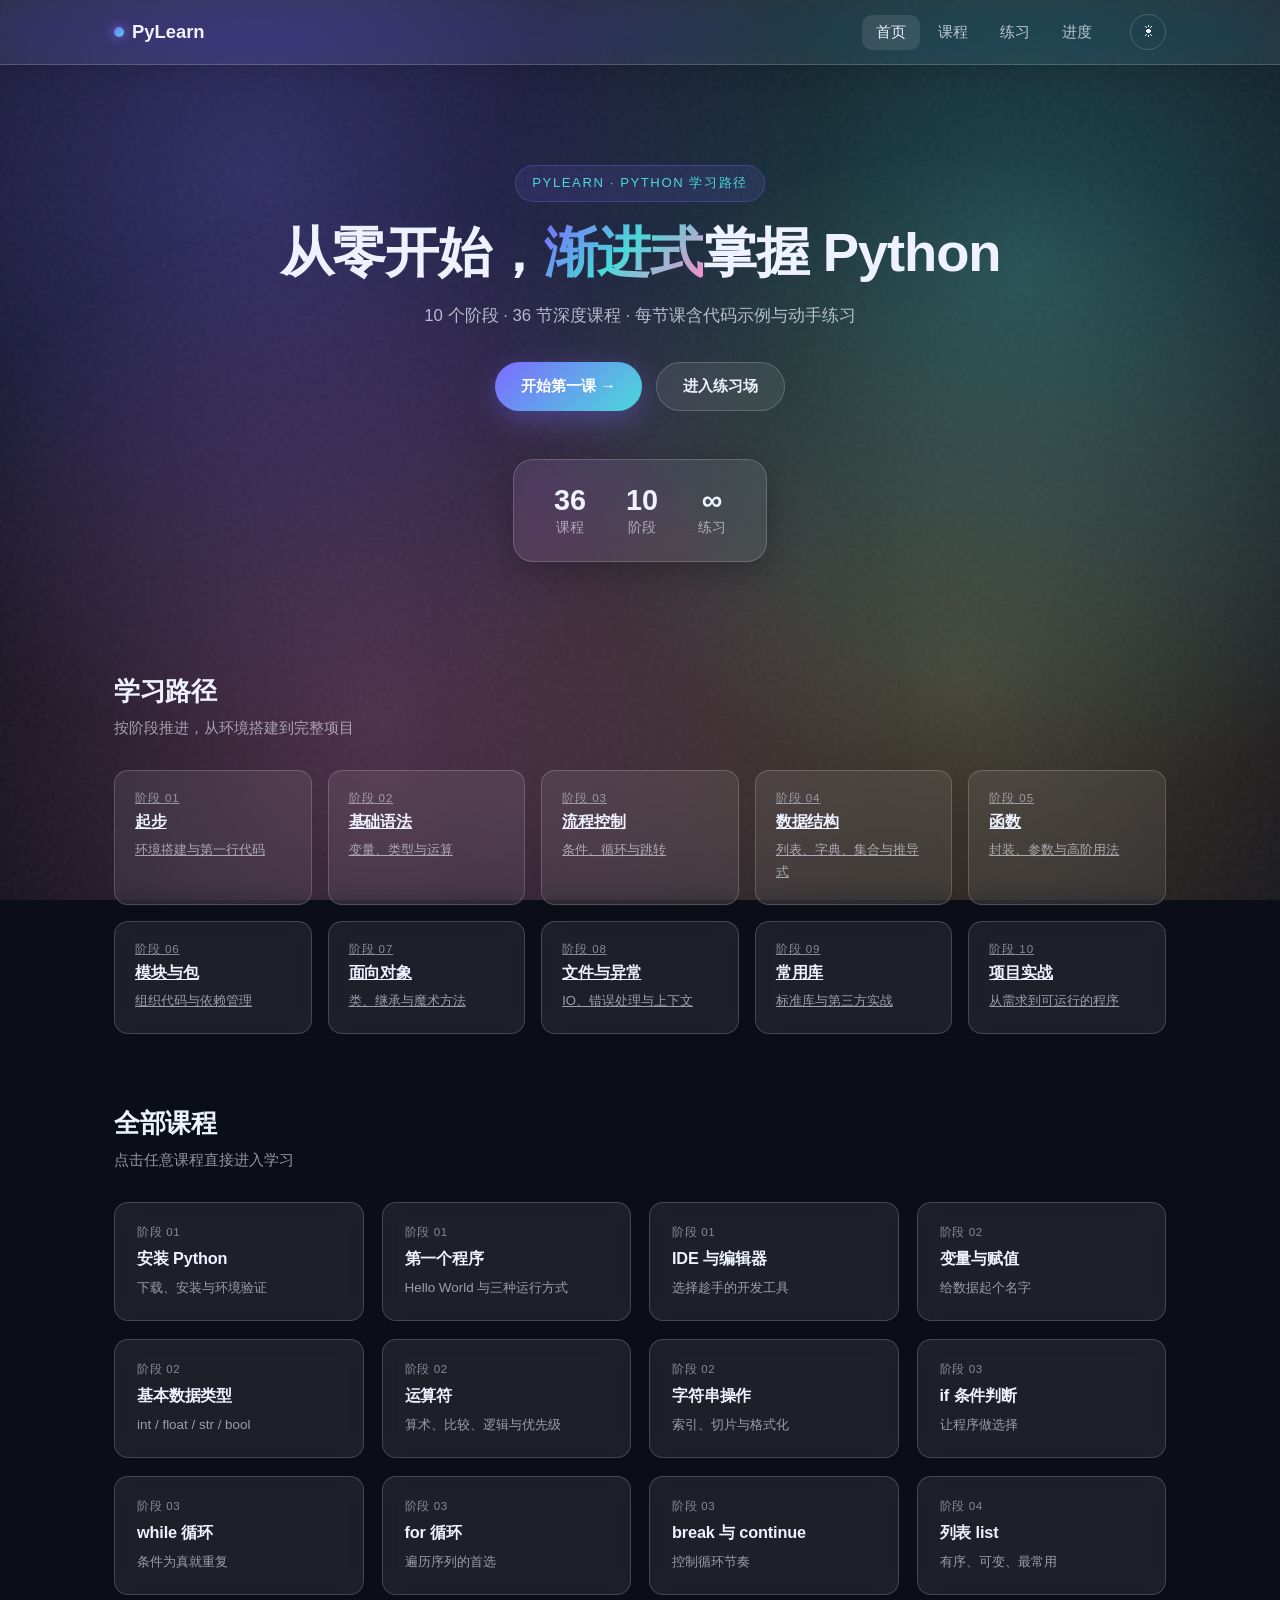
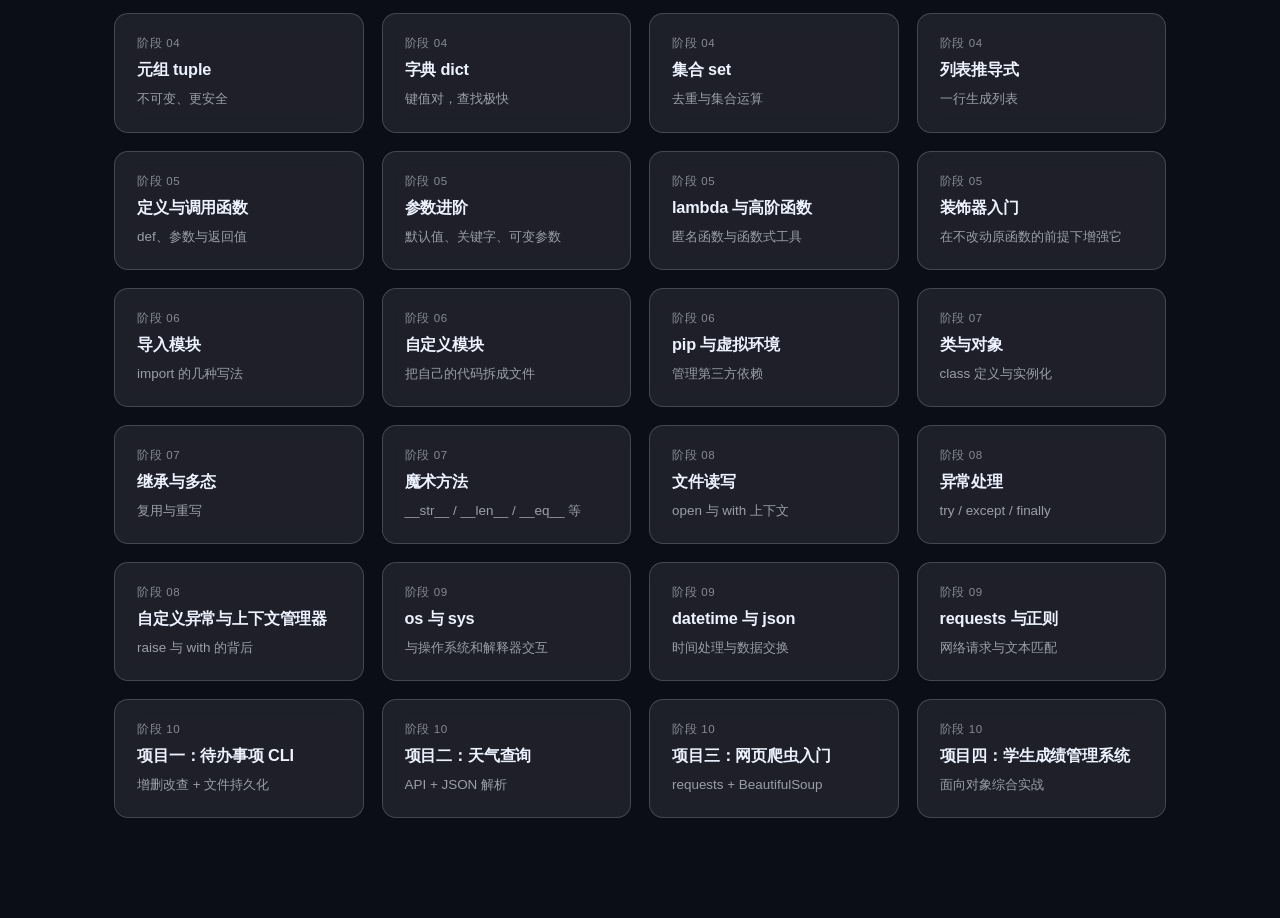
<file: index.html>
<!DOCTYPE html>
<html lang="zh-CN">

<head>
    <meta charset="UTF-8">
    <meta name="viewport" content="width=device-width, initial-scale=1.0">
    <title>PyLearn · 从零到一掌握 Python</title>
    <link rel="icon" href="assets/favicon.svg" type="image/svg+xml">
    <link rel="stylesheet" href="css/main.css">
</head>

<body data-page="home">

    <div class="mesh-bg" aria-hidden="true"></div>
    <div class="grain" aria-hidden="true"></div>

    <header class="glass-nav" id="navRoot"></header>

    <main class="page-wrap">

        <section class="hero fade-up">
            <p class="hero-eyebrow">PyLearn · Python 学习路径</p>
            <h1 class="hero-title">从零开始，<span class="grad-text">渐进式</span>掌握 Python</h1>
            <p class="hero-sub">10 个阶段 · 36 节深度课程 · 每节课含代码示例与动手练习</p>
            <div class="hero-actions">
                <a href="course.html?id=l01" class="btn btn-primary">开始第一课 →</a>
                <a href="practice.html" class="btn btn-secondary">进入练习场</a>
            </div>
            <div class="hero-stats glass-card">
                <div class="stat"><b data-stat="lessons">36</b><span>课程</span></div>
                <div class="stat"><b data-stat="stages">10</b><span>阶段</span></div>
                <div class="stat"><b>∞</b><span>练习</span></div>
            </div>
        </section>

        <section class="section fade-up" id="pathSection">
            <div class="section-head">
                <h2>学习路径</h2>
                <p>按阶段推进，从环境搭建到完整项目</p>
            </div>
            <div class="stage-grid" id="stageGrid"></div>

        </section>

        <section class="section fade-up" id="lessonsSection">
            <div class="section-head">
                <h2>全部课程</h2>
                <p>点击任意课程直接进入学习</p>
            </div>
            <div class="lesson-grid" id="lessonGrid"></div>
        </section>

    </main>

    <button class="back-top" id="backTop" aria-label="返回顶部">↑</button>

    <script src="js/core/config.js"></script>
    <script src="js/utils/dom.js"></script>
    <script src="js/utils/storage.js"></script>
    <script src="js/utils/format.js"></script>
    <script src="js/components/theme.js"></script>
    <script src="js/components/nav.js"></script>
    <script src="js/components/scrollReveal.js"></script>
    <script src="js/data/stages.js"></script>
    <script src="js/data/lessons/stage-01.js"></script>
    <script src="js/data/lessons/stage-02.js"></script>
    <script src="js/data/lessons/stage-03.js"></script>
    <script src="js/data/lessons/stage-04.js"></script>
    <script src="js/data/lessons/stage-05.js"></script>
    <script src="js/data/lessons/stage-06.js"></script>
    <script src="js/data/lessons/stage-07.js"></script>
    <script src="js/data/lessons/stage-08.js"></script>
    <script src="js/data/lessons/stage-09.js"></script>
    <script src="js/data/lessons/stage-10.js"></script>
    <script src="js/data/lessons/index.js"></script>
    <script src="js/pages/home.js"></script>
    <script src="js/main.js"></script>
</body>

</html>
</file>
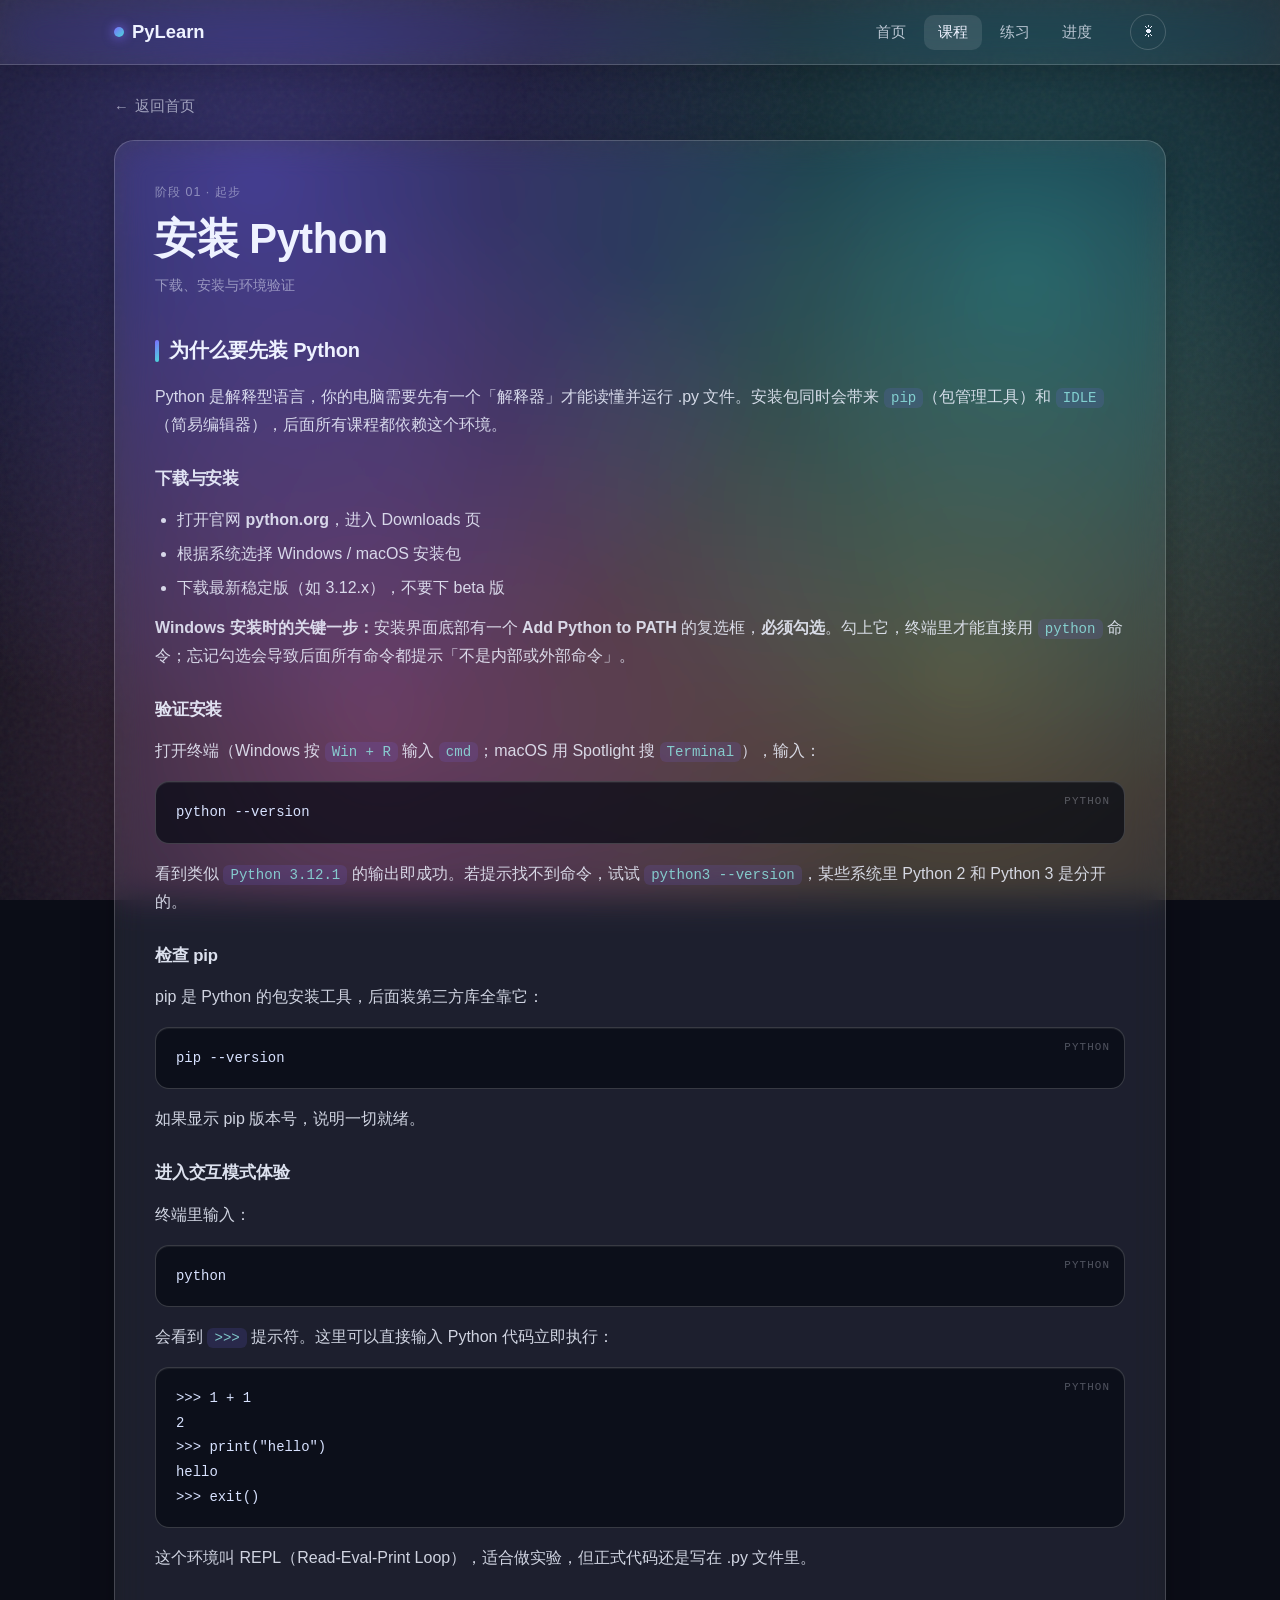
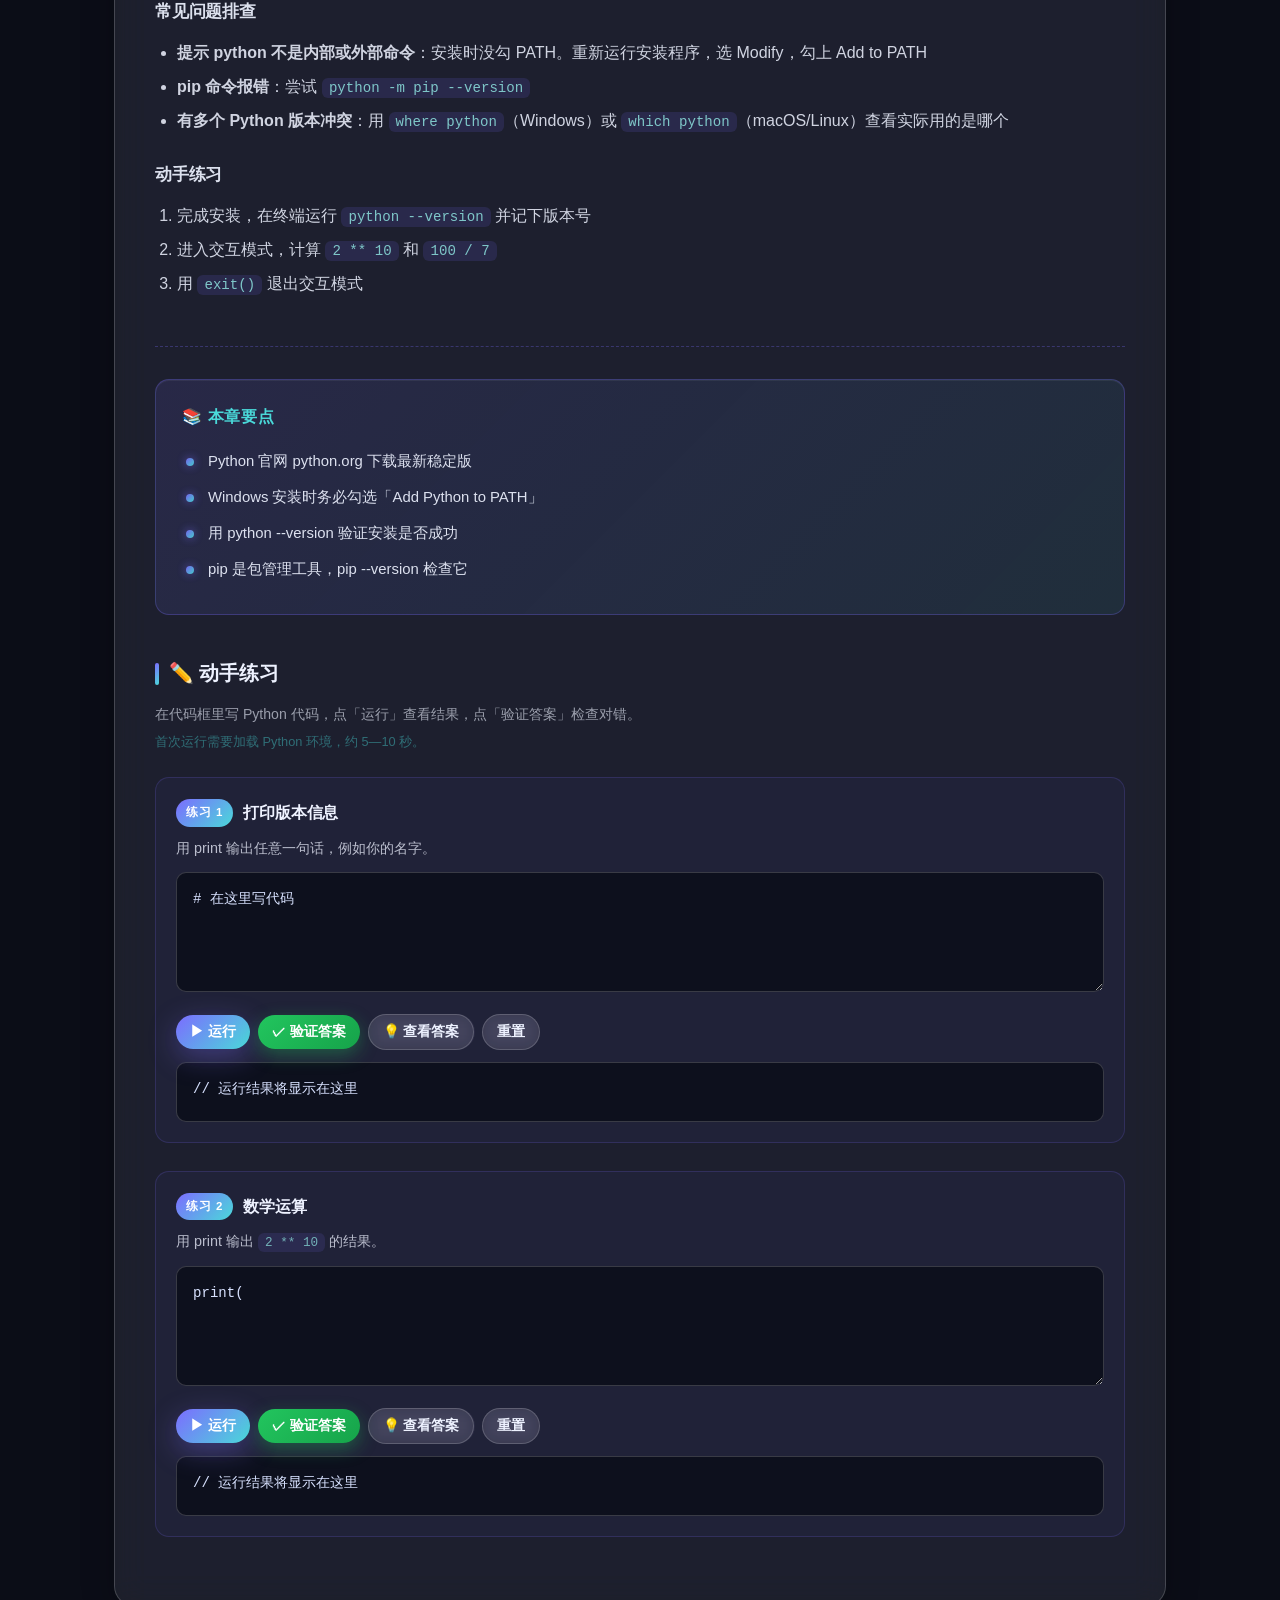
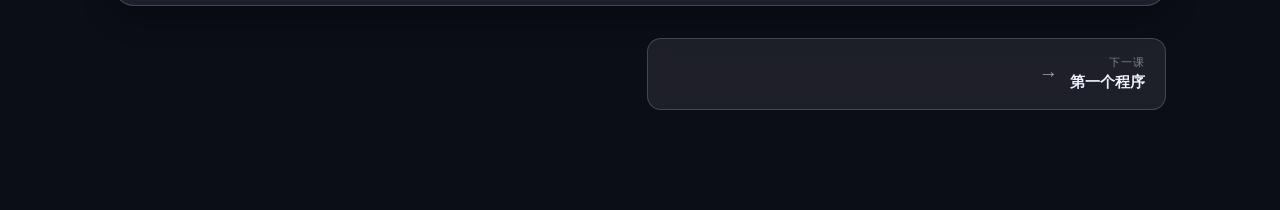
<file: course.html>
<!DOCTYPE html>
<html lang="zh-CN">

<head>
    <meta charset="UTF-8">
    <meta name="viewport" content="width=device-width, initial-scale=1.0">
    <title>PyLearn · 课程详情</title>
    <link rel="icon" href="assets/favicon.svg" type="image/svg+xml">
    <link rel="preconnect" href="https://cdn.jsdelivr.net">
    <link rel="stylesheet" href="css/main.css">
</head>

<body data-page="course">

    <div class="mesh-bg" aria-hidden="true"></div>
    <div class="grain" aria-hidden="true"></div>

    <header class="glass-nav" id="navRoot"></header>

    <main class="page-wrap course-wrap">
        <a href="index.html" class="back-link" id="backLink">
            <span class="back-arrow">←</span> 返回首页
        </a>
        <article class="glass-card course-detail" id="courseDetail">
            <div class="loading-state">正在加载课程…</div>
        </article>
        <nav class="lesson-nav" id="lessonNav"></nav>
    </main>

    <button class="back-top" id="backTop" aria-label="返回顶部">↑</button>

    <script src="js/core/config.js"></script>
    <script src="js/utils/dom.js"></script>
    <script src="js/utils/storage.js"></script>
    <script src="js/utils/format.js"></script>
    <script src="js/components/theme.js"></script>
    <script src="js/components/nav.js"></script>
    <script src="js/components/lessonNav.js"></script>
    <script src="js/components/pythonRunner.js"></script>
    <script src="js/components/exercise.js"></script>
    <script src="js/data/stages.js"></script>
    <script src="js/data/lessons/stage-01.js"></script>
    <script src="js/data/lessons/stage-02.js"></script>
    <script src="js/data/lessons/stage-03.js"></script>
    <script src="js/data/lessons/stage-04.js"></script>
    <script src="js/data/lessons/stage-05.js"></script>
    <script src="js/data/lessons/stage-06.js"></script>
    <script src="js/data/lessons/stage-07.js"></script>
    <script src="js/data/lessons/stage-08.js"></script>
    <script src="js/data/lessons/stage-09.js"></script>
    <script src="js/data/lessons/stage-10.js"></script>
    <script src="js/data/lessons/index.js"></script>
    <script src="js/data/summaries.js"></script>
    <script src="js/data/exercises.js"></script>
    <script src="js/pages/course.js"></script>
    <script src="js/main.js"></script>
</body>

</html>
</file>
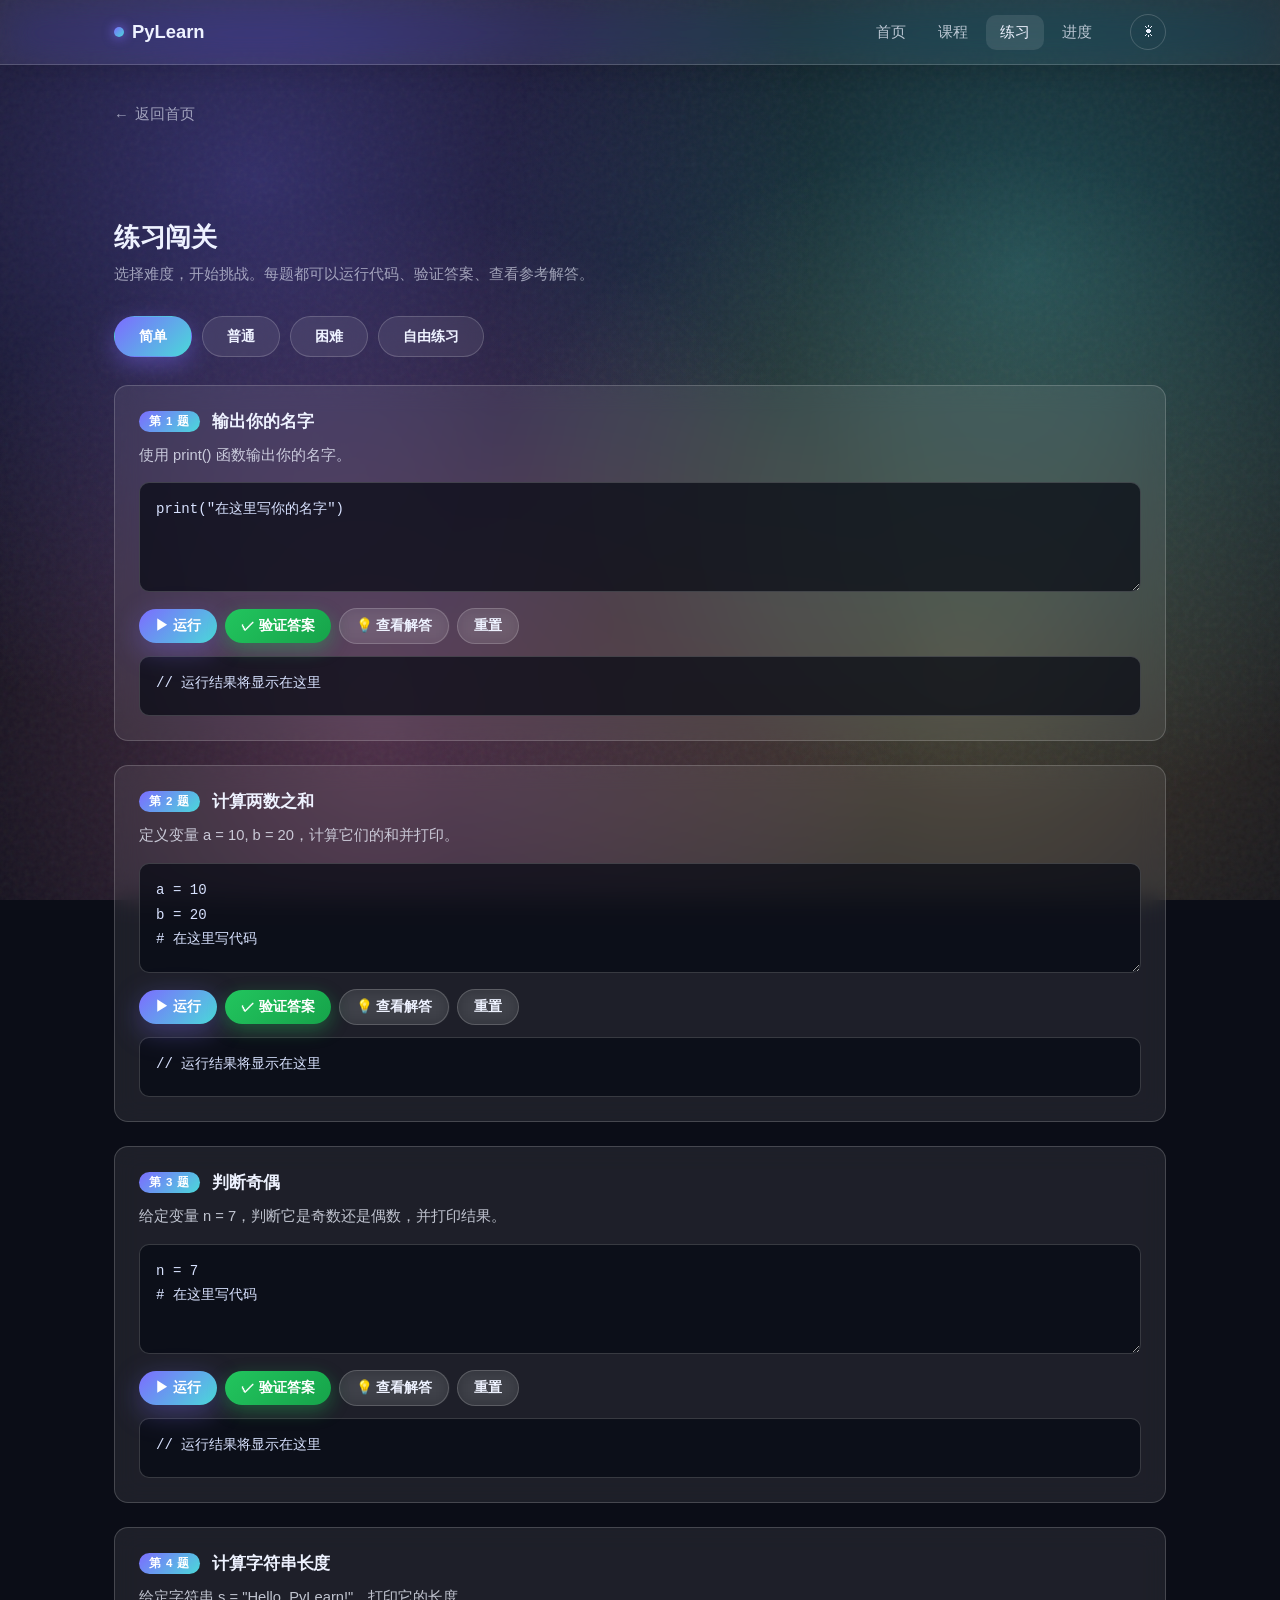
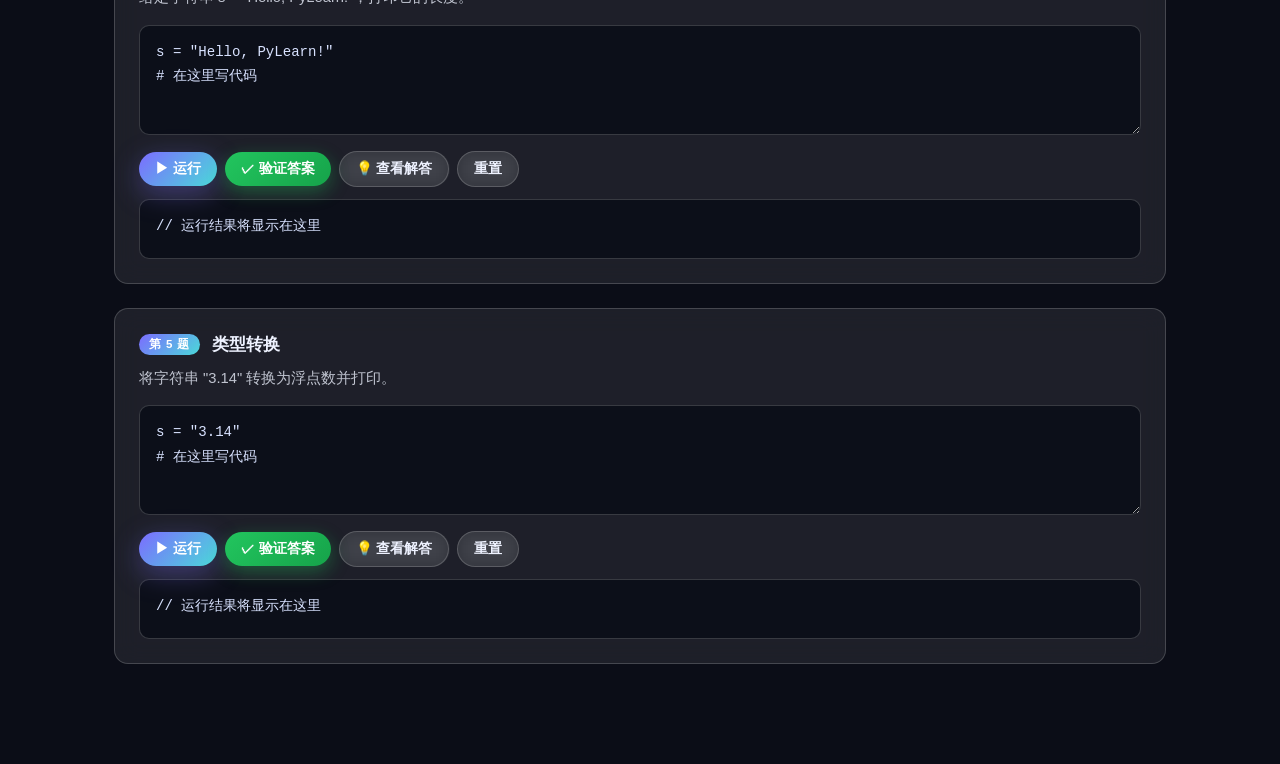
<file: practice.html>
<!DOCTYPE html>
<html lang="zh-CN">

<head>
    <meta charset="UTF-8">
    <meta name="viewport" content="width=device-width, initial-scale=1.0">
    <title>PyLearn · 练习闯关</title>
    <link rel="icon" href="assets/favicon.svg" type="image/svg+xml">
    <link rel="preconnect" href="https://cdn.jsdelivr.net">
    <link rel="stylesheet" href="css/main.css">
</head>

<body data-page="practice">

    <div class="mesh-bg" aria-hidden="true"></div>
    <div class="grain" aria-hidden="true"></div>

    <header class="glass-nav" id="navRoot"></header>

    <main class="page-wrap">
        <a href="index.html" class="back-link" id="backLink">
            <span class="back-arrow">←</span> 返回首页
        </a>

        <section class="section fade-up">
            <div class="section-head">
                <h2>练习闯关</h2>
                <p>选择难度，开始挑战。每题都可以运行代码、验证答案、查看参考解答。</p>
            </div>

            <div class="difficulty-tabs">
                <button class="tab-btn active" data-level="easy">简单</button>
                <button class="tab-btn" data-level="normal">普通</button>
                <button class="tab-btn" data-level="hard">困难</button>
                <button class="tab-btn" data-level="free">自由练习</button>
            </div>

            <div id="questionArea" class="question-area">
                <p class="empty-tip">加载中…</p>
            </div>
        </section>
    </main>

    <button class="back-top" id="backTop" aria-label="返回顶部">↑</button>

    <script src="js/core/config.js"></script>
    <script src="js/utils/dom.js"></script>
    <script src="js/utils/storage.js"></script>
    <script src="js/utils/format.js"></script>
    <script src="js/components/theme.js"></script>
    <script src="js/components/nav.js"></script>
    <script src="js/components/pythonRunner.js"></script>
    <script src="js/data/practiceQuestions.js"></script>
    <script src="js/pages/practice.js"></script>
    <script src="js/main.js"></script>
</body>

</html>
</file>
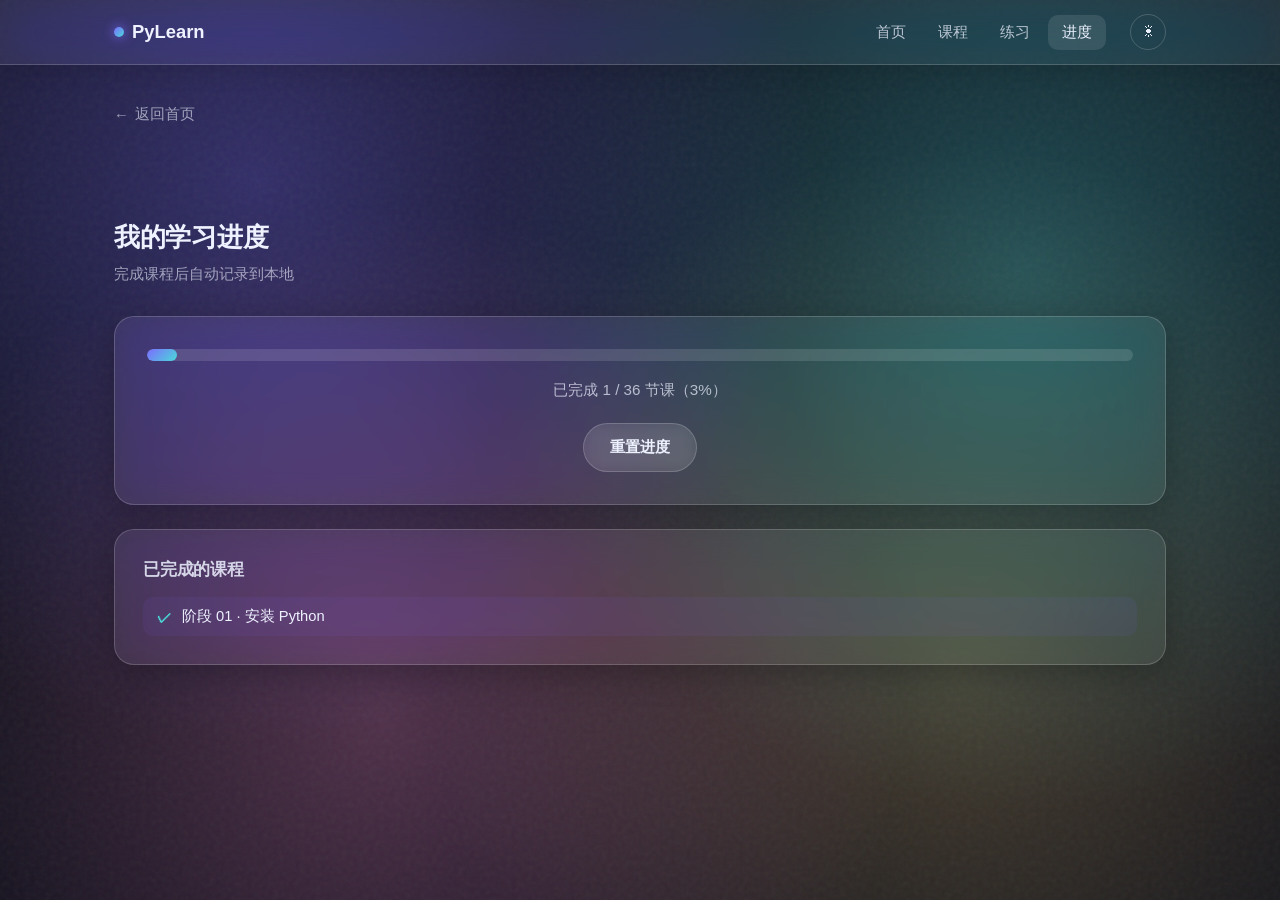
<file: progress.html>
<!DOCTYPE html>
<html lang="zh-CN">

<head>
    <meta charset="UTF-8">
    <meta name="viewport" content="width=device-width, initial-scale=1.0">
    <title>PyLearn · 学习进度</title>
    <link rel="icon" href="assets/favicon.svg" type="image/svg+xml">
    <link rel="stylesheet" href="css/main.css">
</head>

<body data-page="progress">

    <div class="mesh-bg" aria-hidden="true"></div>
    <div class="grain" aria-hidden="true"></div>

    <header class="glass-nav" id="navRoot"></header>

    <main class="page-wrap">
        <a href="index.html" class="back-link" id="backLink">
            <span class="back-arrow">←</span> 返回首页
        </a>
        <section class="section fade-up">
            <div class="section-head">
                <h2>我的学习进度</h2>
                <p>完成课程后自动记录到本地</p>
            </div>
            <div class="glass-card progress-card">
                <div class="progress-bar-wrap">
                    <div class="progress-bar" id="progressBar" style="width:0%"></div>
                </div>
                <p class="progress-text" id="progressText">已完成 0 / 36 节课</p>
                <div class="progress-actions">
                    <button class="btn btn-secondary" id="resetProgress">重置进度</button>
                </div>
            </div>
            <div class="glass-card progress-list-card" id="doneListCard">
                <h3>已完成的课程</h3>
                <ul class="done-list" id="doneList"></ul>
            </div>
        </section>
    </main>

    <button class="back-top" id="backTop" aria-label="返回顶部">↑</button>

    <script src="js/core/config.js"></script>
    <script src="js/utils/dom.js"></script>
    <script src="js/utils/storage.js"></script>
    <script src="js/utils/format.js"></script>
    <script src="js/components/theme.js"></script>
    <script src="js/components/nav.js"></script>
    <script src="js/data/stages.js"></script>
    <script src="js/data/lessons/stage-01.js"></script>
    <script src="js/data/lessons/stage-02.js"></script>
    <script src="js/data/lessons/stage-03.js"></script>
    <script src="js/data/lessons/stage-04.js"></script>
    <script src="js/data/lessons/stage-05.js"></script>
    <script src="js/data/lessons/stage-06.js"></script>
    <script src="js/data/lessons/stage-07.js"></script>
    <script src="js/data/lessons/stage-08.js"></script>
    <script src="js/data/lessons/stage-09.js"></script>
    <script src="js/data/lessons/stage-10.js"></script>
    <script src="js/data/lessons/index.js"></script>
    <script src="js/pages/progress.js"></script>
    <script src="js/main.js"></script>
</body>

</html>
</file>
<file: css/main.css>
@import url('base/_variables.css');
@import url('base/_reset.css');
@import url('base/_typography.css');
@import url('layout/_nav.css');
@import url('layout/_container.css');
@import url('layout/_footer.css');
@import url('components/_glass-card.css');
@import url('components/_button.css');
@import url('components/_card.css');
@import url('components/_back-top.css');
@import url('components/_progress-bar.css');
@import url('pages/_home.css');
@import url('pages/_course.css');
@import url('pages/_practice.css');
@import url('pages/_progress.css');
</file>
